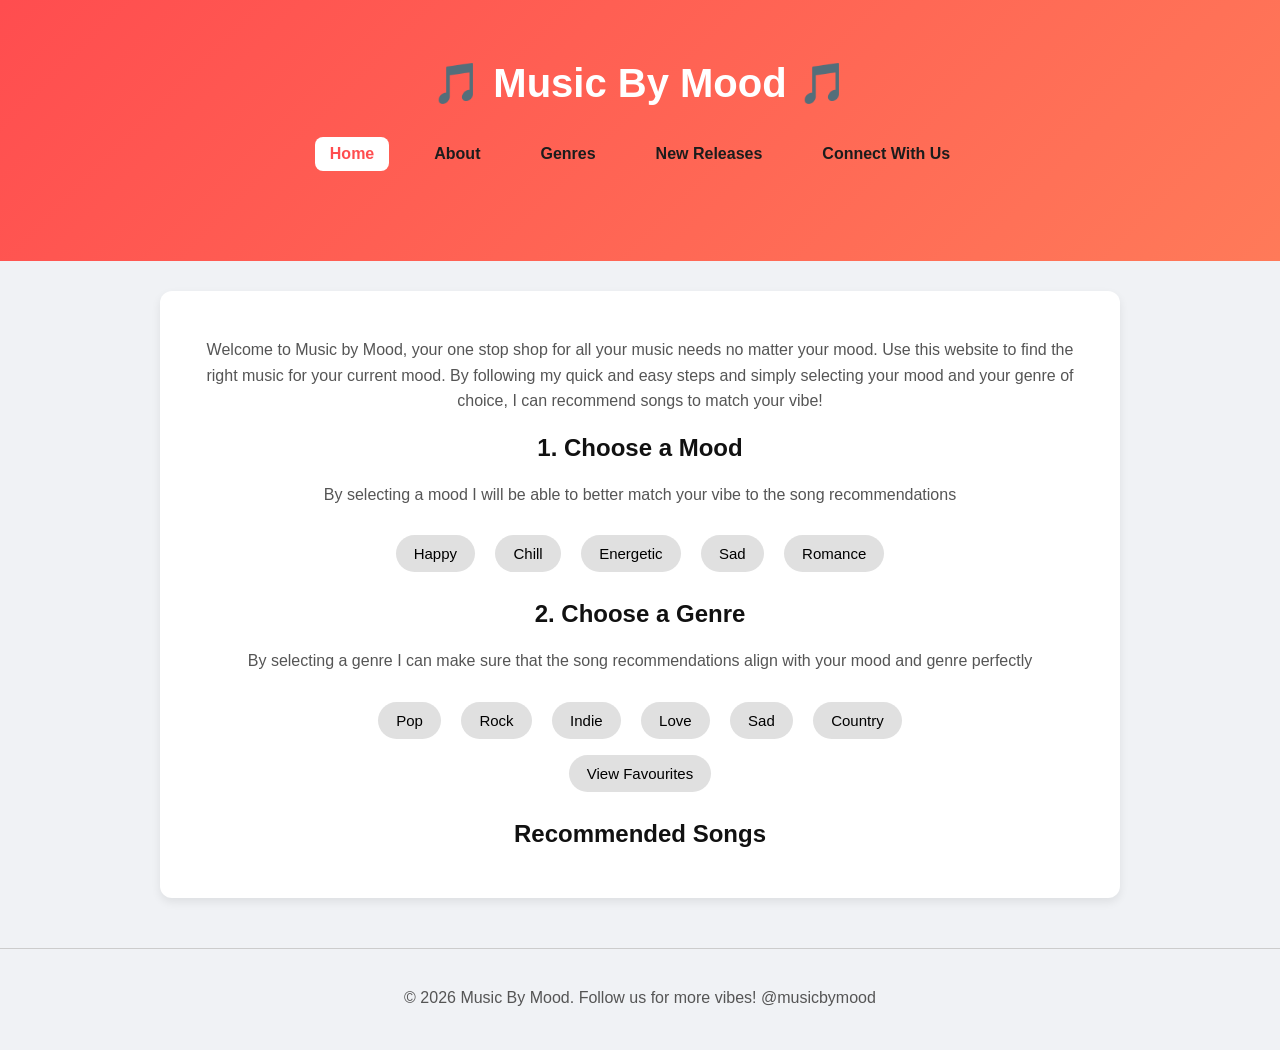
<file: index.html>
<!DOCTYPE html>
<html lang="en">
<head>
  <meta charset="UTF-8">
  <meta name="viewport" content="width=device-width, initial-scale=1.0">
  <meta name="description" content="Find the perfect music for your mood. Music By Mood helps you discover songs based on how you feel and your favorite genres.">
  <meta name="keywords" content="Music, Mood, Playlist, Pop, Rock, Indie, Song Recommendations">
  <title> Music By Mood </title>
  <link rel="stylesheet" href="style.css">
</head>

<body>
  <header class="banner">
    <h1> 🎵 Music By Mood 🎵 </h1>
    <nav> 
      <a href="index.html" style="background-color:#fff; color:#ff4d4f;">Home</a>
      <a href="about.html">About</a>
      <a href="genres.html">Genres</a>
      <a href="newreleases.html">New Releases</a>
      <a href="contact.html">Connect With Us</a>
    </nav>
  </header>

  <div class="container">
    <p> Welcome to Music by Mood, your one stop shop for all your music needs no matter your mood. Use this website to find the right music for your current mood. By following my quick and easy steps and simply selecting your mood and your genre of choice, I can recommend songs to match your vibe! </p>

    <h2>1. Choose a Mood </h2> 
    <p> By selecting a mood I will be able to better match your vibe to the song recommendations </p>

    <div id="mood-buttons">
      <button class="mood-btn" data-mood="happy">Happy</button>
      <button class="mood-btn" data-mood="chill">Chill</button>
      <button class="mood-btn" data-mood="energetic">Energetic</button>
      <button class="mood-btn" data-mood="sad">Sad</button>
      <button class="mood-btn" data-mood="romance">Romance</button>
    </div>

    <h2>2. Choose a Genre</h2>
    <p> By selecting a genre I can make sure that the song recommendations align with your mood and genre perfectly</p>
    
    <div id="genre-buttons">
  <button class="genre-btn" data-genre="pop">Pop</button>
  <button class="genre-btn" data-genre="rock">Rock</button>
  <button class="genre-btn" data-genre="indie">Indie</button>
  <button class="genre-btn" data-genre="love">Love</button> 
  <button class="genre-btn" data-genre="sad">Sad</button> 
  <button class="genre-btn" data-genre="country">Country</button>
</div>

    <button id="viewFavouritesBtn">View Favourites</button>
    <h2> Recommended Songs </h2>
    <div id="results"></div>
  </div>

  <script src="script.js"></script>
  
  <footer style="margin-top: 50px; padding: 20px; border-top: 1px solid #ccc;">
    <p>&copy; 2026 Music By Mood. Follow us for more vibes! @musicbymood</p>
  </footer>
</body>
</html>
</file>
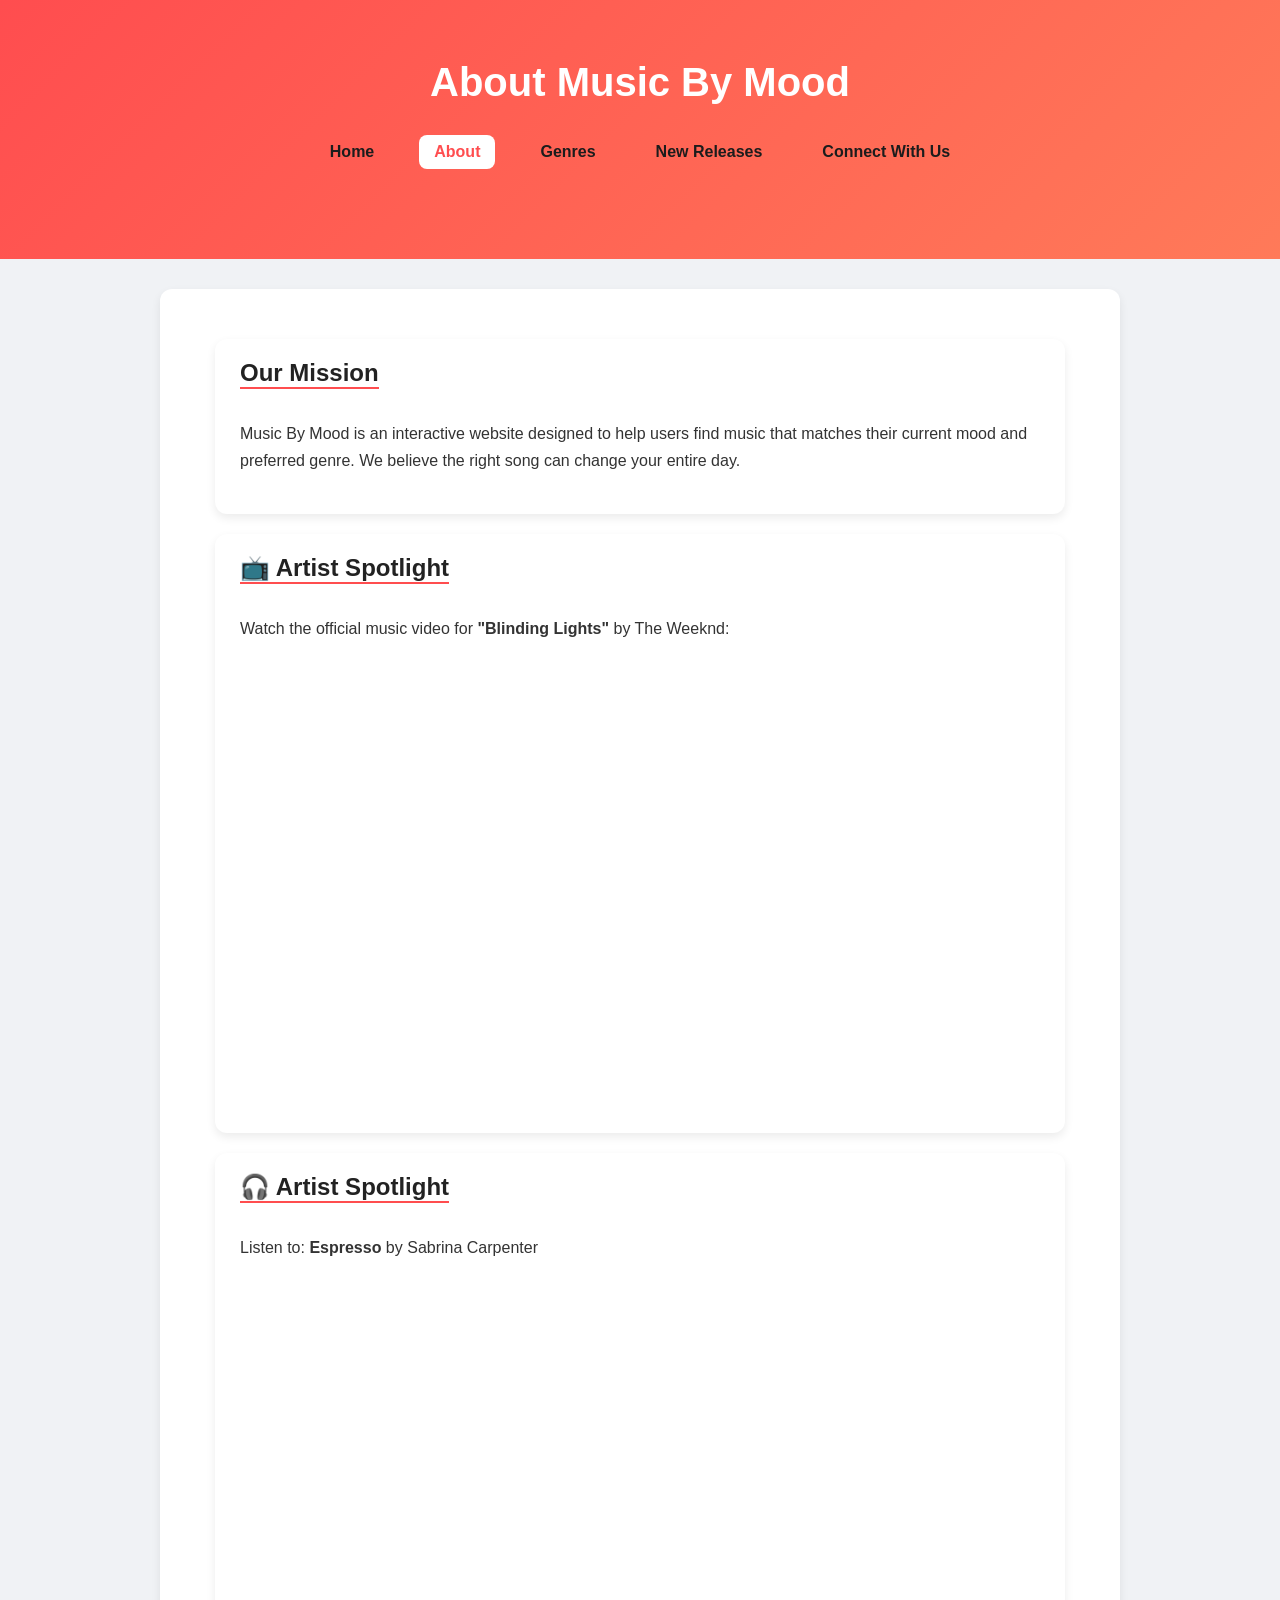
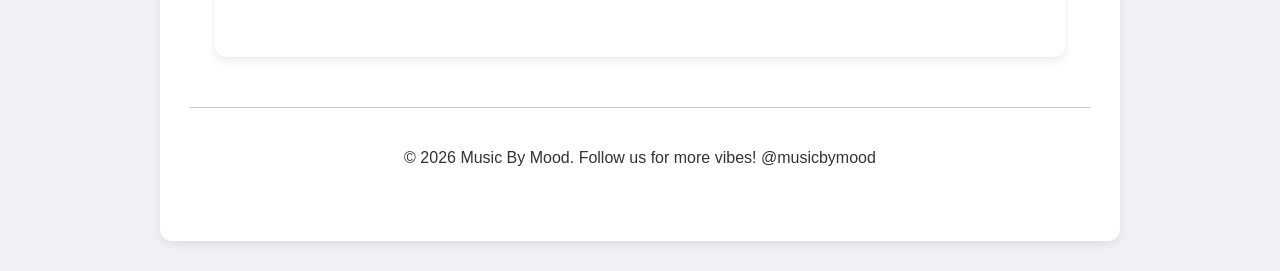
<file: about.html>
<!DOCTYPE html>
<html lang="en">
<head>
  <meta charset="UTF-8">
  <meta name="viewport" content="width=device-width, initial-scale=1.0">
  <meta name="description" content="Learn more about the mission behind Music By Mood and check out our latest Artist Spotlights featuring The Weeknd and Sabrina Carpenter.">
  <title>About - Music By Mood</title>
  <link rel="stylesheet" href="style.css">
  <style>
    /* Specific styles for About page cards */
    .card {
      background-color: #fff;
      padding: 20px 25px;
      margin: 20px auto;
      border-radius: 12px;
      max-width: 800px;
      box-shadow: 0 4px 10px rgba(0,0,0,0.08);
      transition: transform 0.2s, box-shadow 0.2s;
      text-align: left;
    }

    .card:hover {
      transform: translateY(-3px);
      box-shadow: 0 6px 14px rgba(0,0,0,0.12);
    }

    h2 {
      font-size: 1.5rem;
      font-weight: 600;
      margin-top: 0;
      color: #222;
      border-bottom: 2px solid #ff4d4f;
      display: inline-block;
      margin-bottom: 15px;
    }

    p {
      line-height: 1.7;
      color: #333;
    }

    /* Responsive video wrapper */
    .video-container {
      position: relative;
      padding-bottom: 56.25%; /* 16:9 Aspect Ratio */
      height: 0;
      overflow: hidden;
      border-radius: 8px;
      margin-top: 10px;
    }

    .video-container iframe {
      position: absolute;
      top: 0;
      left: 0;
      width: 100%;
      height: 100%;
      border: 0;
    }

    /* Modern Audio Embed Style */
    .audio-wrapper {
      margin-top: 15px;
      border-radius: 12px;
      overflow: hidden;
      background: #f9f9f9;
    }
  </style>
</head>

<body>

  <header class="banner">
    <h1>About Music By Mood</h1>
    <nav> 
      <a href="index.html">Home</a>
      <a href="about.html" style="background-color:#fff; color:#ff4d4f;">About</a>
      <a href="genres.html">Genres</a>
      <a href="newreleases.html">New Releases</a>
      <a href="contact.html">Connect With Us</a>
    </nav>
  </header>

  <div class="container">
    
    <div class="card">
      <h2>Our Mission</h2>
      <p>
        Music By Mood is an interactive website designed to help users find music that matches their current mood and preferred genre. We believe the right song can change your entire day.
      </p>
    </div>

    <div class="card">
      <h2>📺 Artist Spotlight</h2>
      <p>Watch the official music video for <strong>"Blinding Lights"</strong> by The Weeknd:</p>
      
      <div class="video-container">
        <iframe 
          src="https://www.youtube.com/embed/4NRXx6U8ABQ" 
          title="The Weeknd - Blinding Lights" 
          allow="accelerometer; autoplay; clipboard-write; encrypted-media; gyroscope; picture-in-picture" 
          allowfullscreen>
        </iframe>
      </div>
    </div>

  <div class="card">
  <h2>🎧 Artist Spotlight</h2>
  <p>Listen to: <strong>Espresso</strong> by Sabrina Carpenter</p>
  
  <iframe 
    style="border-radius:12px" 
    src="https://open.spotify.com/embed/track/2qSkIjg1o9h3YT9RAgYN75?utm_source=generator" 
    width="100%" 
    height="352" 
    frameBorder="0" 
    allowfullscreen="" 
    allow="autoplay; clipboard-write; encrypted-media; fullscreen; picture-in-picture" 
    loading="lazy">
  </iframe>
</div>
<footer style="margin-top: 50px; padding: 20px; border-top: 1px solid #ccc;">
  <p>&copy; 2026 Music By Mood. Follow us for more vibes! @musicbymood</p>
</footer>
</file>
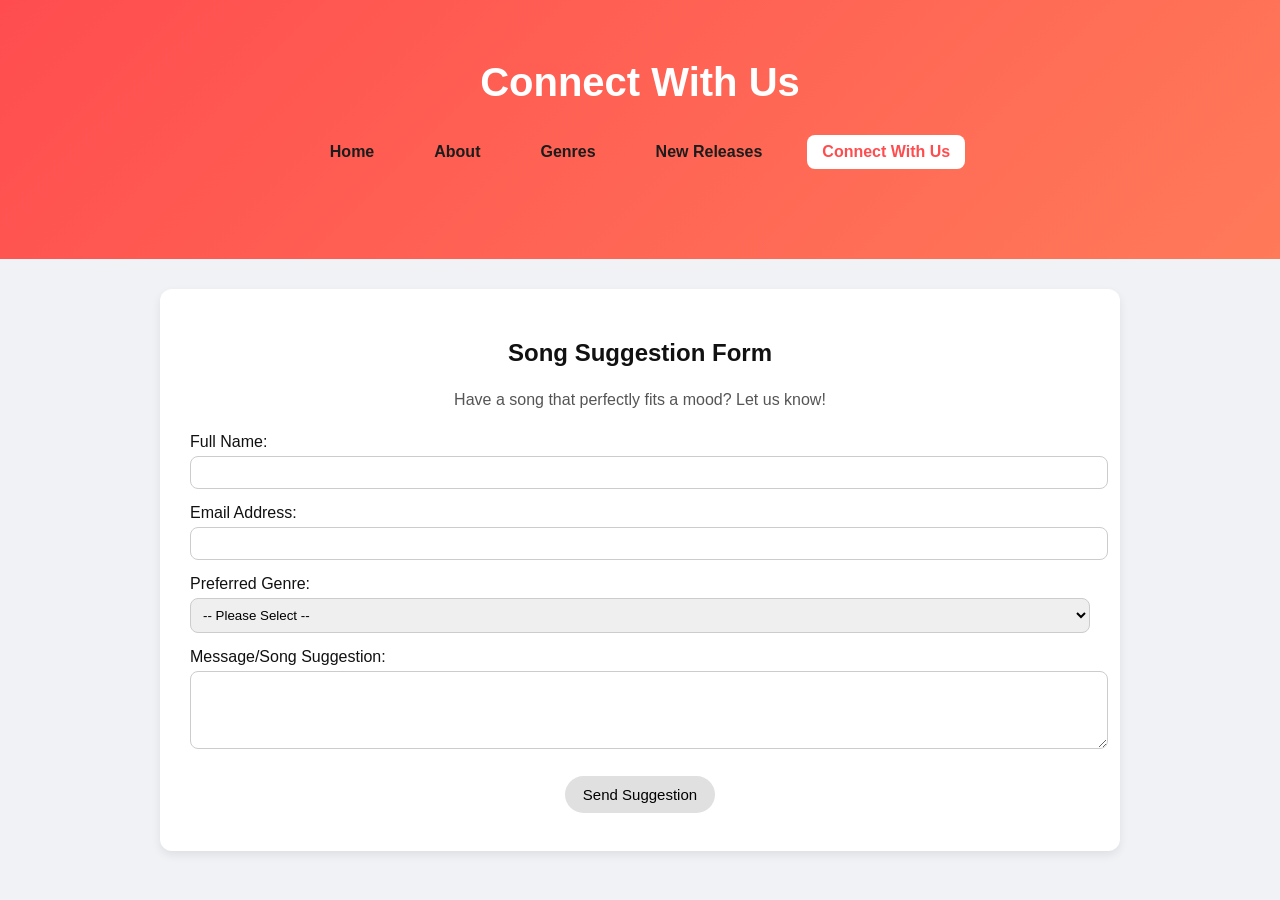
<file: contact.html>
<!DOCTYPE html>
<html lang="en">
<head>
  <meta charset="UTF-8">
  <meta name="viewport" content="width=device-width, initial-scale=1.0">
  <meta name="description" content="Have a song suggestion that fits a specific mood? Connect with us and share your music recommendations through our contact form.">
  <title> Contact Us - Music By Mood</title> 
  <link rel="stylesheet" href="style.css">
</head>
<body>
  <header class="banner">
    <h1>Connect With Us</h1>
    <nav> 
      <a href="index.html">Home</a>
      <a href="about.html">About</a>
      <a href="genres.html">Genres</a>
      <a href="newreleases.html">New Releases</a>
      <a href="contact.html" style="background-color:#fff; color:#ff4d4f;">Connect With Us</a>
    </nav>
  </header> 

  <div class="container">
    <h2>Song Suggestion Form</h2>
    <p>Have a song that perfectly fits a mood? Let us know!</p>

    <form action="https://formspree.io/f/xykbdbzy" method="POST">
      
      <div style="margin-bottom: 15px ; text-align: left;"> 
        <label for="userName">Full Name:</label>
        <input type="text" name="name" id="userName" style="width: 100%; padding:8px; margin-top:5px; border-radius:8px; border:1px solid #ccc;" required>
      </div>

      <div style="margin-bottom: 15px; text-align: left;">
        <label for="userEmail">Email Address:</label>
        <input type="email" name="email" id="userEmail" style="width:100%; padding:8px; margin-top:5px; border-radius:8px; border:1px solid #ccc;" required>
      </div>

      <div style="margin-bottom: 15px; text-align: left;">
        <label for="songGenre">Preferred Genre:</label>
        <select name="genre" id="songGenre" style="width:100%; padding:8px; margin-top:5px; border-radius:8px; border:1px solid #ccc;">
          <option value="">-- Please Select --</option>
          <option value="pop">Pop</option>
          <option value="rock">Rock</option>
          <option value="indie">Indie</option>
          <option value="country">Country</option>
          <option value="love">Love</option>
          <option value="sad">Sad</option>

        </select>
      </div>

      <div style="margin-bottom: 15px; text-align: left;">
        <label for="userMessage">Message/Song Suggestion:</label>
        <textarea name="message" id="userMessage" rows="4" style="width:100%; padding:8px; margin-top:5px; border-radius:8px; border:1px solid #ccc;" required></textarea>
      </div>

      <button type="submit" id="submitBtn">Send Suggestion</button>
    </form>
  </div>

  </body>
</html>
</file>
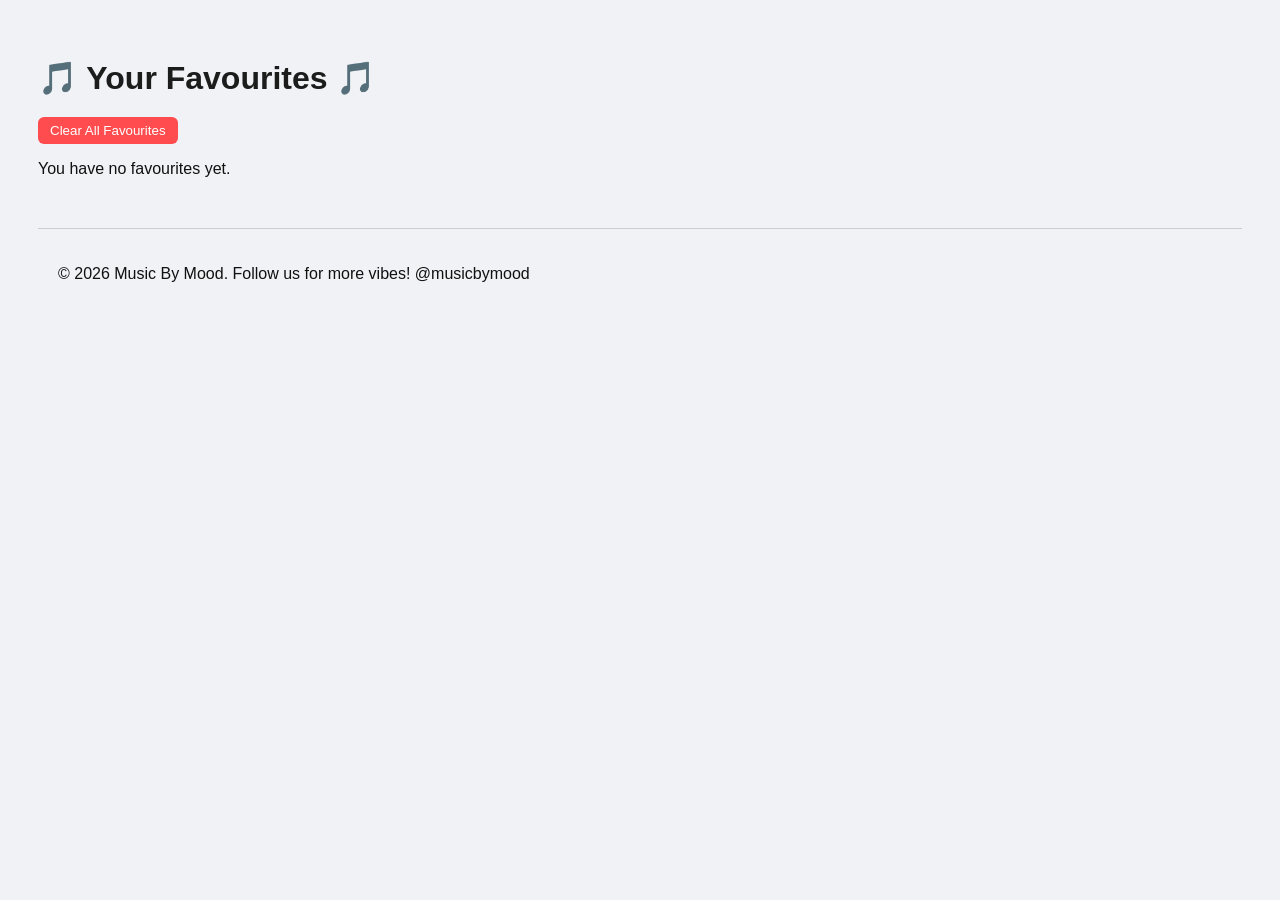
<file: favourites.html>
<!DOCTYPE html>
<html lang="en">
<head>
<meta charset="UTF-8">
<meta name="viewport" content="width=device-width, initial-scale=1.0">
<meta name="description" content="Access your personalized collection of saved tracks. View and manage all the songs you've favorited while browsing Music By Mood.">
<title>My Favourites</title>
<style>
      body {
    font-family: 'Inter', Arial, sans-serif;
    background-color: #f0f2f5;
    padding: 30px;
    color: #111;
  }

  h1 {
    font-size: 2rem;
    font-weight: 700;
    margin-bottom: 20px;
    color: #1c1c1c;
  }

  .genre-group {
    margin-top: 30px;
  }

  .genre-title {
    font-size: 1.25rem;
    font-weight: 600;
    margin-bottom: 12px;
    color: #222;
  }

  ul {
    list-style: none;
    padding: 0;
    display: grid;
    grid-template-columns: repeat(auto-fill, minmax(320px, 1fr));
    gap: 15px;
  }

  li {
    background-color: #fff;
    border-radius: 12px;
    padding: 15px 20px;
    display: flex;
    align-items: center;
    justify-content: space-between;
    box-shadow: 0 4px 10px rgba(0,0,0,0.08);
    transition: transform 0.2s, box-shadow 0.2s;
  }

  li:hover {
    transform: translateY(-3px);
    box-shadow: 0 6px 14px rgba(0,0,0,0.12);
  }

  .song-info {
    display: flex;
    align-items: center;
    gap: 15px;
  }

  .song-info img {
    width: 50px;
    height: 50px;
    border-radius: 8px;
    object-fit: cover;
  }

  .song-text {
    display: flex;
    flex-direction: column;
  }

  .song-title {
    font-weight: 600;
    color: #111;
    font-size: 1rem;
  }

  .song-genre {
    font-size: 0.875rem;
    color: #666;
  }

  button {
    cursor: pointer;
    background-color: #ff4d4f;
    color: #fff;
    border: none;
    padding: 6px 12px;
    border-radius: 6px;
    font-weight: 500;
    transition: background 0.2s;
  }

  button:hover {
    background-color: #e33b3b;
  }
</style>
</head>
<body>
<h1>🎵 Your Favourites 🎵</h1>
<button id="clearFavouritesBtn">Clear All Favourites</button>
<div id="favouritesList"></div>

<script>

function loadFavourites() {
    const favDiv = document.getElementById("favouritesList");
    /* Get the list of song OBJECTS from localStorage*/
    let favourites = JSON.parse(localStorage.getItem("favourites")) || [];

    favDiv.innerHTML = "";

    if (favourites.length === 0) {
        favDiv.innerHTML = "<p>You have no favourites yet.</p>";
        return;
    }

    const grouped = {};

    /*1. Grouped by genre*/
    favourites.forEach(song => {
        const genre = song.genre || "Other"; 
        if (!grouped[genre]) grouped[genre] = [];
        grouped[genre].push(song);
    });

    /* 2. Display groups*/
    Object.keys(grouped).forEach(genre => {
        const groupDiv = document.createElement("div");
        groupDiv.classList.add("genre-group");

        const genreTitle = document.createElement("div");
        genreTitle.classList.add("genre-title");
        genreTitle.textContent = genre.charAt(0).toUpperCase() + genre.slice(1);

        const ul = document.createElement("ul");

        grouped[genre].forEach(song => {
            const li = document.createElement("li");
            
            /* Create a nice display for the song*/
            li.innerHTML = `
                <div class="song-info">
                    <div class="song-text">
                        <span class="song-title">${song.title}</span>
                        <span class="song-genre">${song.artist}</span>
                    </div>
                </div>
            `;

            /* Remove Button*/
            const removeBtn = document.createElement("button");
            removeBtn.textContent = "Remove";
            removeBtn.addEventListener("click", () => {
                removeFavourite(song.title, song.artist);
            });

            li.appendChild(removeBtn);
            ul.appendChild(li);
        });

        groupDiv.appendChild(genreTitle);
        groupDiv.appendChild(ul);
        favDiv.appendChild(groupDiv);
    });
}

function removeFavourite(title, artist) {
    let favourites = JSON.parse(localStorage.getItem("favourites")) || [];
    
    /* Filter out the song that matches both title and artist*/
    favourites = favourites.filter(song => !(song.title === title && song.artist === artist));

    localStorage.setItem("favourites", JSON.stringify(favourites));
    loadFavourites();
}

function clearFavourites() {
    if(confirm("Are you sure you want to clear all favourites?")) {
        localStorage.removeItem("favourites");
        loadFavourites();
    }
}

document.getElementById("clearFavouritesBtn").addEventListener("click", clearFavourites);

window.onload = loadFavourites;
</script>
<footer style="margin-top: 50px; padding: 20px; border-top: 1px solid #ccc;">
  <p>&copy; 2026 Music By Mood. Follow us for more vibes! @musicbymood</p>
</footer>
</body>
</html>
</file>
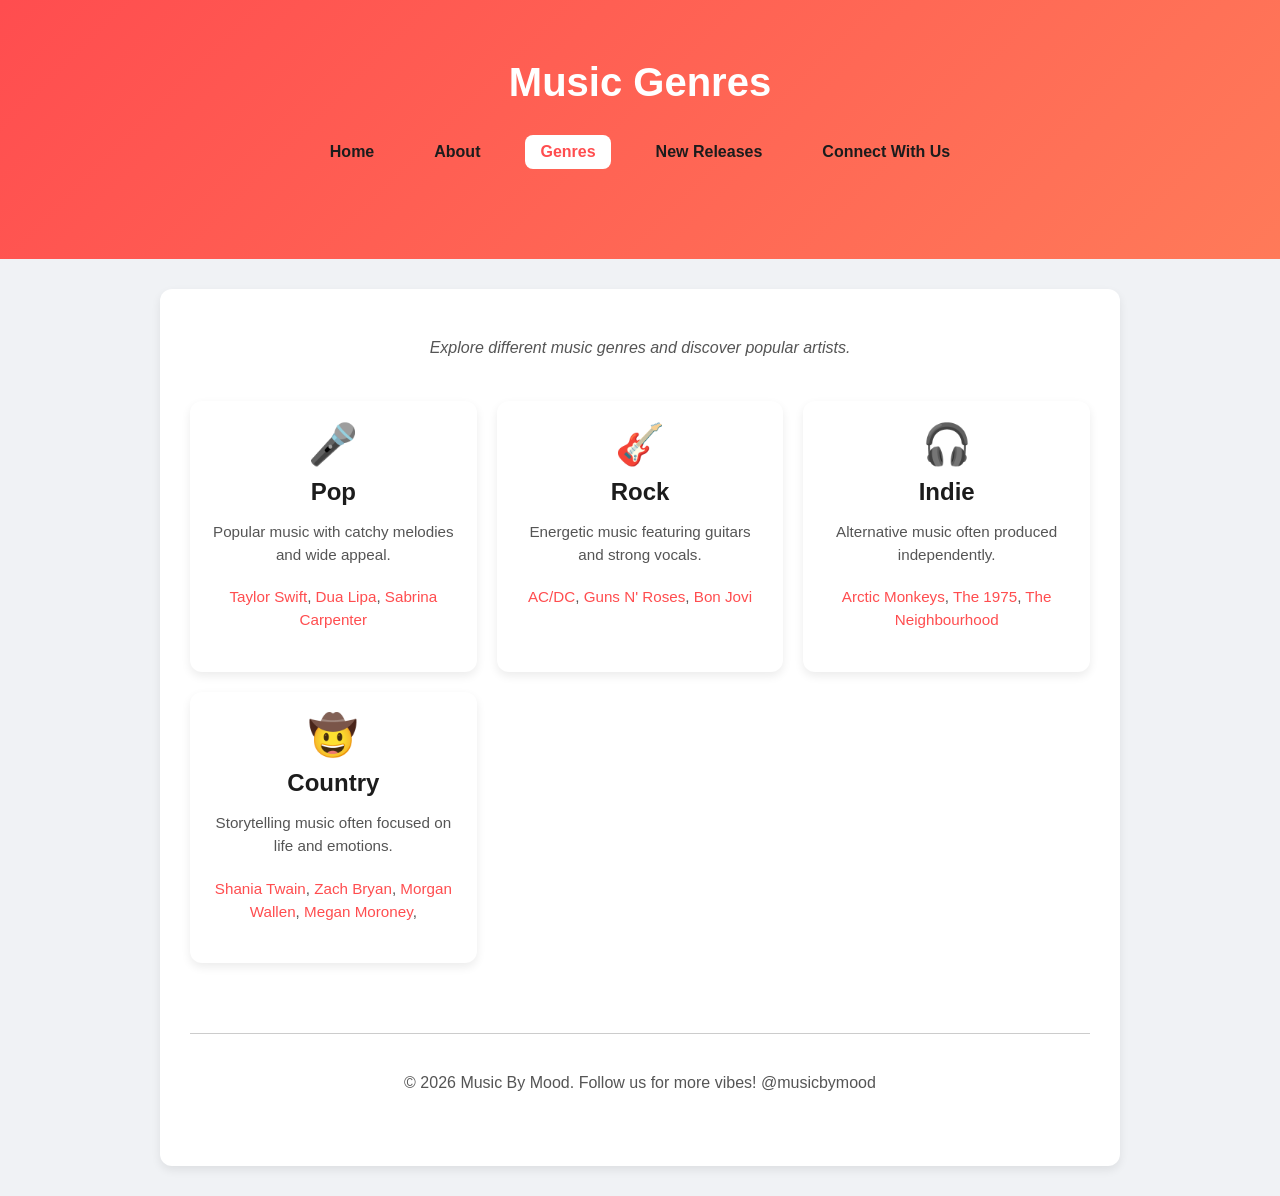
<file: genres.html>
<!DOCTYPE html>
<html lang="en">
<head>
  <meta charset="UTF-8">
  <meta name="viewport" content="width=device-width, initial-scale=1.0">
  <meta name="description" content="Explore a wide variety of music genres from Pop and Rock to Indie and Country. Discover top artists and the history of your favorite sounds.">
  <title>Genres - Music By Mood</title>
  <link rel="stylesheet" href="style.css">

  <style>
    /* Grid Layout for Genre Cards */
    .genre-container {
      display: grid;
      grid-template-columns: repeat(auto-fit, minmax(280px, 1fr));
      gap: 20px;
      padding: 20px 0;
    }

    /* Card Styling */
    .genre-card {
      background: white;
      padding: 20px;
      border-radius: 12px;
      box-shadow: 0 4px 10px rgba(0,0,0,0.08);
      transition: 0.2s;
      text-align: center;
    }

    .genre-card:hover {
      transform: translateY(-5px);
      box-shadow: 0 6px 14px rgba(0,0,0,0.12);
    }

    .genre-icon {
      font-size: 2.5rem;
      margin-bottom: 10px;
    }

    h2 {
      margin: 5px 0 10px;
      color: #1c1c1c;
    }

    .intro {
      color: #555;
      margin-bottom: 20px;
      font-style: italic;
    }

    .genre-card p {
      color: #555;
      line-height: 1.5;
      font-size: 0.95rem;
    }

    /* Artist Links */
    .artist-links a {
      color: #ff4d4f;
      text-decoration: none;
      font-weight: 600;
    }

    .artist-links a:hover {
      text-decoration: underline;
    }
  </style>
</head>

<body>

  <header class="banner">
    <h1>Music Genres</h1>


  <nav>
    <a href="index.html">Home</a>
    <a href="about.html">About</a>
    <a href="genres.html" style="background-color:#fff; color:#ff4d4f;">Genres</a>
    <a href="newreleases.html">New Releases</a>
    <a href="contact.html">Connect With Us</a>
  </nav>
</header>

<div class="container">
  <p class="intro">Explore different music genres and discover popular artists.</p>

  <!-- Cards -->
  <div class="genre-container">

    <div class="genre-card">
      <div class="genre-icon">🎤</div>
      <h2>Pop</h2>
      <p>Popular music with catchy melodies and wide appeal.</p>
      <p>
        <a href="https://open.spotify.com/artist/06HL4z0CvFAxyc27GXpf02" target="_blank">Taylor Swift</a>,
        <a href="https://open.spotify.com/artist/6M2wZ9GZgrQXHCFfjv46we" target="_blank">Dua Lipa</a>,
        <a href="https://open.spotify.com/artist/74KM79TiuVKeVCqs8QtB0B" target="_blank">Sabrina Carpenter</a>
      </p>
    </div>

    <div class="genre-card">
      <div class="genre-icon">🎸</div>
      <h2>Rock</h2>
      <p>Energetic music featuring guitars and strong vocals.</p>
      <p>
        <a href="https://open.spotify.com/artist/711MCceyCBcFnzjGY4Q7Un" target="_blank">AC/DC</a>,
        <a href="https://open.spotify.com/artist/3qm84nBOXUEQ2vnTfUTTFC" target="_blank">Guns N' Roses</a>,
        <a href="https://open.spotify.com/artist/58lV9VcRSjABbAbfWS6skp" target="_blank">Bon Jovi</a>
      </p>
    </div>

    <div class="genre-card">
      <div class="genre-icon">🎧</div>
      <h2>Indie</h2>
      <p>Alternative music often produced independently.</p>
      <p>
        <a href="https://open.spotify.com/artist/7Ln80lUS6He07XvHI8qqHH" target="_blank">Arctic Monkeys</a>,
        <a href="https://open.spotify.com/artist/3mIj9lX2MWuHmhNCA7LSCW" target="_blank">The 1975</a>,
        <a href="https://open.spotify.com/artist/77SW9BnxLY8rJ0RciFqkHh" target="_blank">The Neighbourhood</a>
      </p>
    </div>

    <div class="genre-card">
      <div class="genre-icon">🤠</div>
      <h2>Country</h2>
      <p>Storytelling music often focused on life and emotions.</p>
      <p>
        <a href="https://open.spotify.com/artist/5e4Dhzv426EvQe3aDb64jL" target="_blank">Shania Twain</a>,
        <a href="https://open.spotify.com/artist/40ZNYROS4zLfyyBSs2PGe2" target="_blank">Zach Bryan</a>,
        <a href="https://open.spotify.com/artist/4oUHIQIBe0LHzYfvXNW4QM" target="_blank">Morgan Wallen</a>,
        <a href="https://open.spotify.com/artist/5Ppie0uPnbnvGBYRwYmlt0?si=H1y2YZc4Rqa0jxZtmTlYkg" target="_blank">Megan Moroney</a>,
  
        
      </p>
    </div>

  </div>
<footer style="margin-top: 50px; padding: 20px; border-top: 1px solid #ccc;">
  <p>&copy; 2026 Music By Mood. Follow us for more vibes! @musicbymood</p>
</footer>
</body>
</html>
</file>
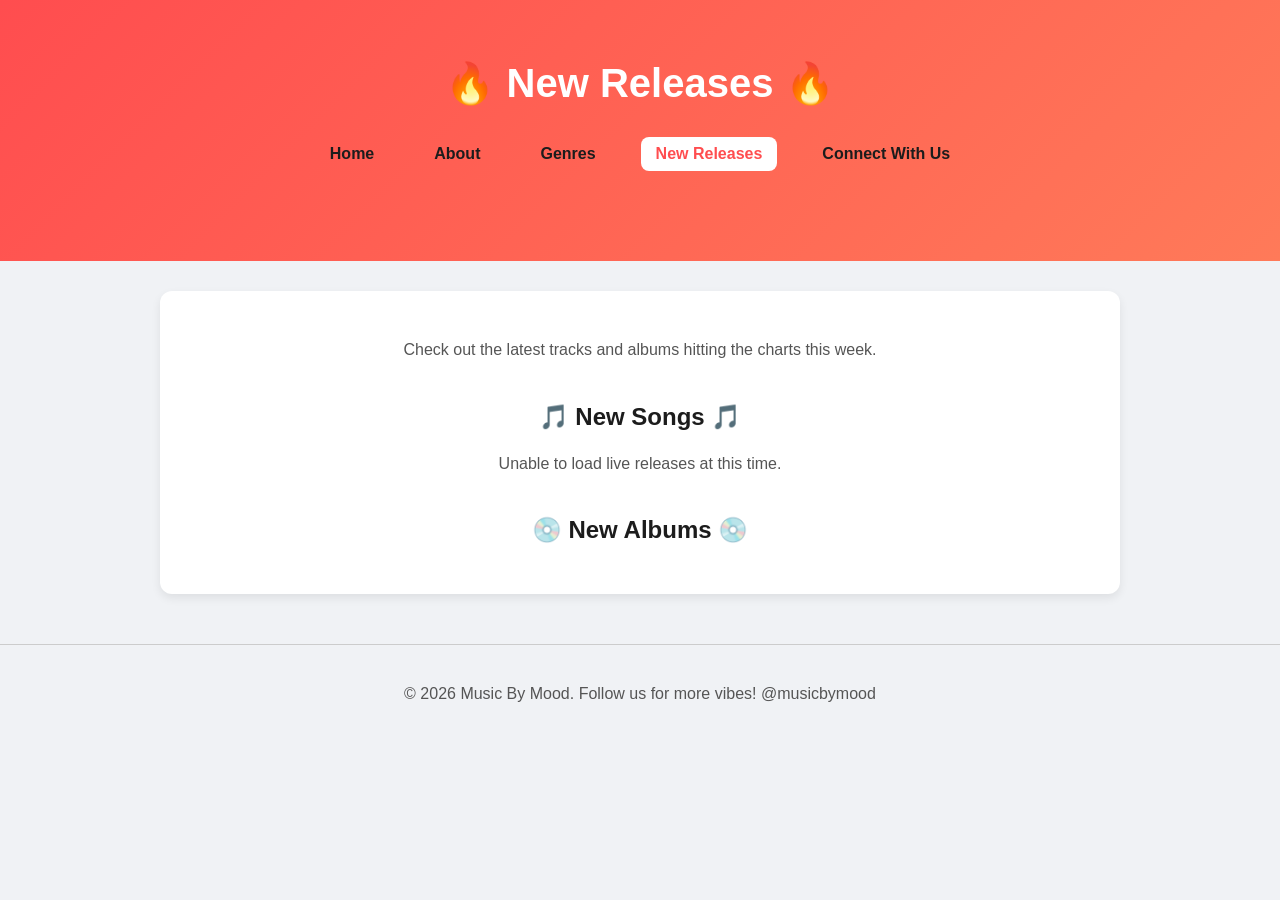
<file: newreleases.html>
<!DOCTYPE html>
<html lang="en">
<head>
<meta charset="UTF-8">
<meta name="viewport" content="width=device-width, initial-scale=1.0">
<meta name="description" content="Stay up to date with the latest hits. Browse live new song and album releases pulled directly from the iTunes charts.">
<title>New Releases</title>

<link rel="stylesheet" href="style.css">
  <style>
    /* Specific styles for this page's list layout */
    ul { list-style: none; padding: 0; margin: 0 auto; max-width: 800px; }
    li {
        background: #fff;
        padding: 15px 20px;
        margin: 12px 0;
        border-radius: 12px;
        display: flex;
        justify-content: space-between;
        align-items: center;
        box-shadow: 0 4px 10px rgba(0,0,0,0.08);
        transition: 0.2s;
    }
    li:hover { transform: translateY(-2px); }
    h2 { margin-top: 40px; color: #1c1c1c; }
    .emoji-link { font-size: 1.5rem; text-decoration: none; }
  </style>
</head>

<body>

  <header class="banner">
    <h1>🔥 New Releases 🔥</h1>
    
    <nav> 
      <a href="index.html">Home</a>
      <a href="about.html">About</a>
      <a href="genres.html">Genres</a>
      <a href="newreleases.html" style="background-color:#fff; color:#ff4d4f;">New Releases</a>
      <a href="contact.html">Connect With Us</a>
    </nav>
  </header>

  <div class="container">
    <p>Check out the latest tracks and albums hitting the charts this week.</p>

    <h2>🎵 New Songs 🎵</h2>
    <div id="songsList"></div>

    <h2>💿 New Albums 💿</h2>
    <div id="albumsList"></div>
  </div>

  <script>
        async function loadNewReleases() {
    const songsContainer = document.getElementById("songsList");
    const albumsContainer = document.getElementById("albumsList");
    
    // Clear the "Loading..." state if you add one
    songsContainer.innerHTML = '<ul></ul>';
    albumsContainer.innerHTML = '<ul></ul>';

    const songsUl = songsContainer.querySelector("ul");
    const albumsUl = albumsContainer.querySelector("ul");

    // This is the API URL - searching for recent tracks
    const apiUrl = "https://itunes.apple.com/search?term=sabrina+carpenter&entity=song&limit=5";

    try {
        const response = await fetch(apiUrl);
        const data = await response.json();

        data.results.forEach(item => {
            const li = document.createElement("li");
            li.innerHTML = `
                <div style="display:flex; align-items:center; gap:15px;">
                    <img src="${item.artworkUrl60}" style="border-radius:4px;" alt="cover">
                    <div>
                        <span style="font-weight:600; display:block;">${item.trackName}</span>
                        <span style="font-size:0.8rem; color:#666;">${item.artistName}</span>
                    </div>
                </div>
                <a href="${item.trackViewUrl}" target="_blank" class="emoji-link">🎧</a>
            `;
            songsUl.appendChild(li);
        });

        /* Repeat or change search term for Albums*/
        const albumResponse = await fetch("https://itunes.apple.com/search?term=lana+del+rey&entity=album&limit=3");
        const albumData = await albumResponse.json();

        albumData.results.forEach(album => {
            const li = document.createElement("li");
            li.innerHTML = `
                <div style="display:flex; align-items:center; gap:15px;">
                    <img src="${album.artworkUrl60}" style="border-radius:4px;" alt="cover">
                    <div>
                        <span style="font-weight:600; display:block;">${album.collectionName}</span>
                        <span style="font-size:0.8rem; color:#666;">${album.artistName}</span>
                    </div>
                </div>
                <a href="${album.collectionViewUrl}" target="_blank" class="emoji-link">💿</a>
            `;
            albumsUl.appendChild(li);
        });

    } catch (error) {
        console.error("API Error:", error);
        songsContainer.innerHTML = "<p>Unable to load live releases at this time.</p>";
    }
}

window.onload = loadNewReleases;
</script>
<footer style="margin-top: 50px; padding: 20px; border-top: 1px solid #ccc;">
  <p>&copy; 2026 Music By Mood. Follow us for more vibes! @musicbymood</p>
</footer>
</body>
</html>
</file>
<file: style.css>
/* RESET */
body {
  font-family: 'Inter', 'Segoe UI', Arial, sans-serif;
  margin: 0;
  background-color: #f0f2f5;
  color: #111;
  text-align: center;
}

/* ===== BANNER ===== */
.banner {
  background: linear-gradient(135deg, #ff4d4f, #ff7a59);
  padding: 60px 20px;
  text-align: center;
  color: white;
}

.banner h1 {
  margin: 0;
  font-size: 2.5rem;
  font-weight: 700;
}

/* ===== NAVIGATION ===== */
nav {
  display: flex;
  justify-content: center;
  gap: 30px;
  margin: 30px 0;
}

nav a {
  text-decoration: none;
  color: #1c1c1c;
  font-weight: 600;
  padding: 8px 15px;
  border-radius: 8px;
  transition: 0.2s;
}

nav a:hover {
  background-color: #ff4d4f;
  color: white;
}

/* ===== MAIN CONTAINER ===== */
.container {
  background: white;
  margin: 30px auto;
  padding: 30px;
  width: 85%;
  max-width: 900px;
  border-radius: 12px;
  box-shadow: 0 4px 10px rgba(0,0,0,0.08);
}

/* ===== TEXT ===== */
h2 {
  margin-top: 20px;
  font-weight: 600;
}

p {
  margin-bottom: 20px;
  color: #555;
  line-height: 1.6;
}

/* ===== BUTTONS ===== */
button {
  padding: 10px 18px;
  margin: 8px;
  font-size: 15px;
  border-radius: 20px;
  border: none;
  background-color: #e0e0e0;
  cursor: pointer;
  transition: 0.2s;
}

button:hover {
  background-color: #ff4d4f;
  color: white;
}

button.selected {
  background-color: #ff4d4f;
  color: white;
}

/* ===== RESULTS & SONG LISTS ===== */
#results {
  margin-top: 20px;
}

#results ul {
  list-style: none;
  padding: 0;
}

#results li {
  background: white;
  margin: 12px auto;
  padding: 15px;
  border-radius: 12px;
  width: 80%;
  max-width: 700px;
  display: flex;
  align-items: center;
  justify-content: space-between;
  box-shadow: 0 4px 10px rgba(0,0,0,0.08);
  transition: 0.2s;
}

#results li:hover {
  transform: translateY(-3px);
  box-shadow: 0 6px 14px rgba(0,0,0,0.12);
}

.song-card {
  display: flex;
  align-items: center;
  gap: 15px;
}

.cover {
  width: 60px;
  height: 60px;
  border-radius: 8px;
  object-fit: cover;
}

.song-info {
  display: flex;
  flex-direction: column;
  text-align: left;
}

.song-title {
  font-weight: 600;
  color: #111;
}

.song-genre {
  font-size: 0.9rem;
  color: #777;
}

.actions {
  display: flex;
  gap: 10px;
  align-items: center;
}

/* ===== GENRE PAGE GRID ===== */
.genre-container {
  display: grid;
  grid-template-columns: repeat(auto-fit, minmax(280px, 1fr));
  gap: 20px;
  padding: 0 30px 40px;
}

.genre-card {
  background: white;
  padding: 20px;
  border-radius: 12px;
  box-shadow: 0 4px 10px rgba(0,0,0,0.08);
  transition: 0.2s;
  text-align: left;
}

.genre-card:hover {
  transform: translateY(-5px);
  box-shadow: 0 6px 14px rgba(0,0,0,0.12);
}

.genre-icon {
  font-size: 2rem;
  margin-bottom: 10px;
}

/* LINKS */
a {
  color: #ff4d4f;
  text-decoration: none;
}

a:hover {
  text-decoration: underline;
}

/* ===== MOBILE RESPONSIVENESS ===== */
@media (max-width: 600px) {
  .banner {
    padding: 40px 15px; /* Smaller header for phones */
  }

  .banner h1 {
    font-size: 1.8rem; /* Prevents title from taking over screen */
  }

  nav {
    flex-direction: column; /* Stack menu items vertically */
    gap: 10px;
    margin: 20px 0;
  }

  .container {
    width: 90%; 
    padding: 20px;
  }

  .genre-container {
    grid-template-columns: 1fr; /* One card per row on mobile */
    padding: 10px 20px;
  }

  #results li {
    width: 95%; 
    flex-direction: column; /* Stack song info and buttons */
    text-align: center;
    gap: 15px;
  }

  .song-card {
    flex-direction: column; /* Center the album art and title */
  }

  .song-info {
    text-align: center;
  }
}
</file>
